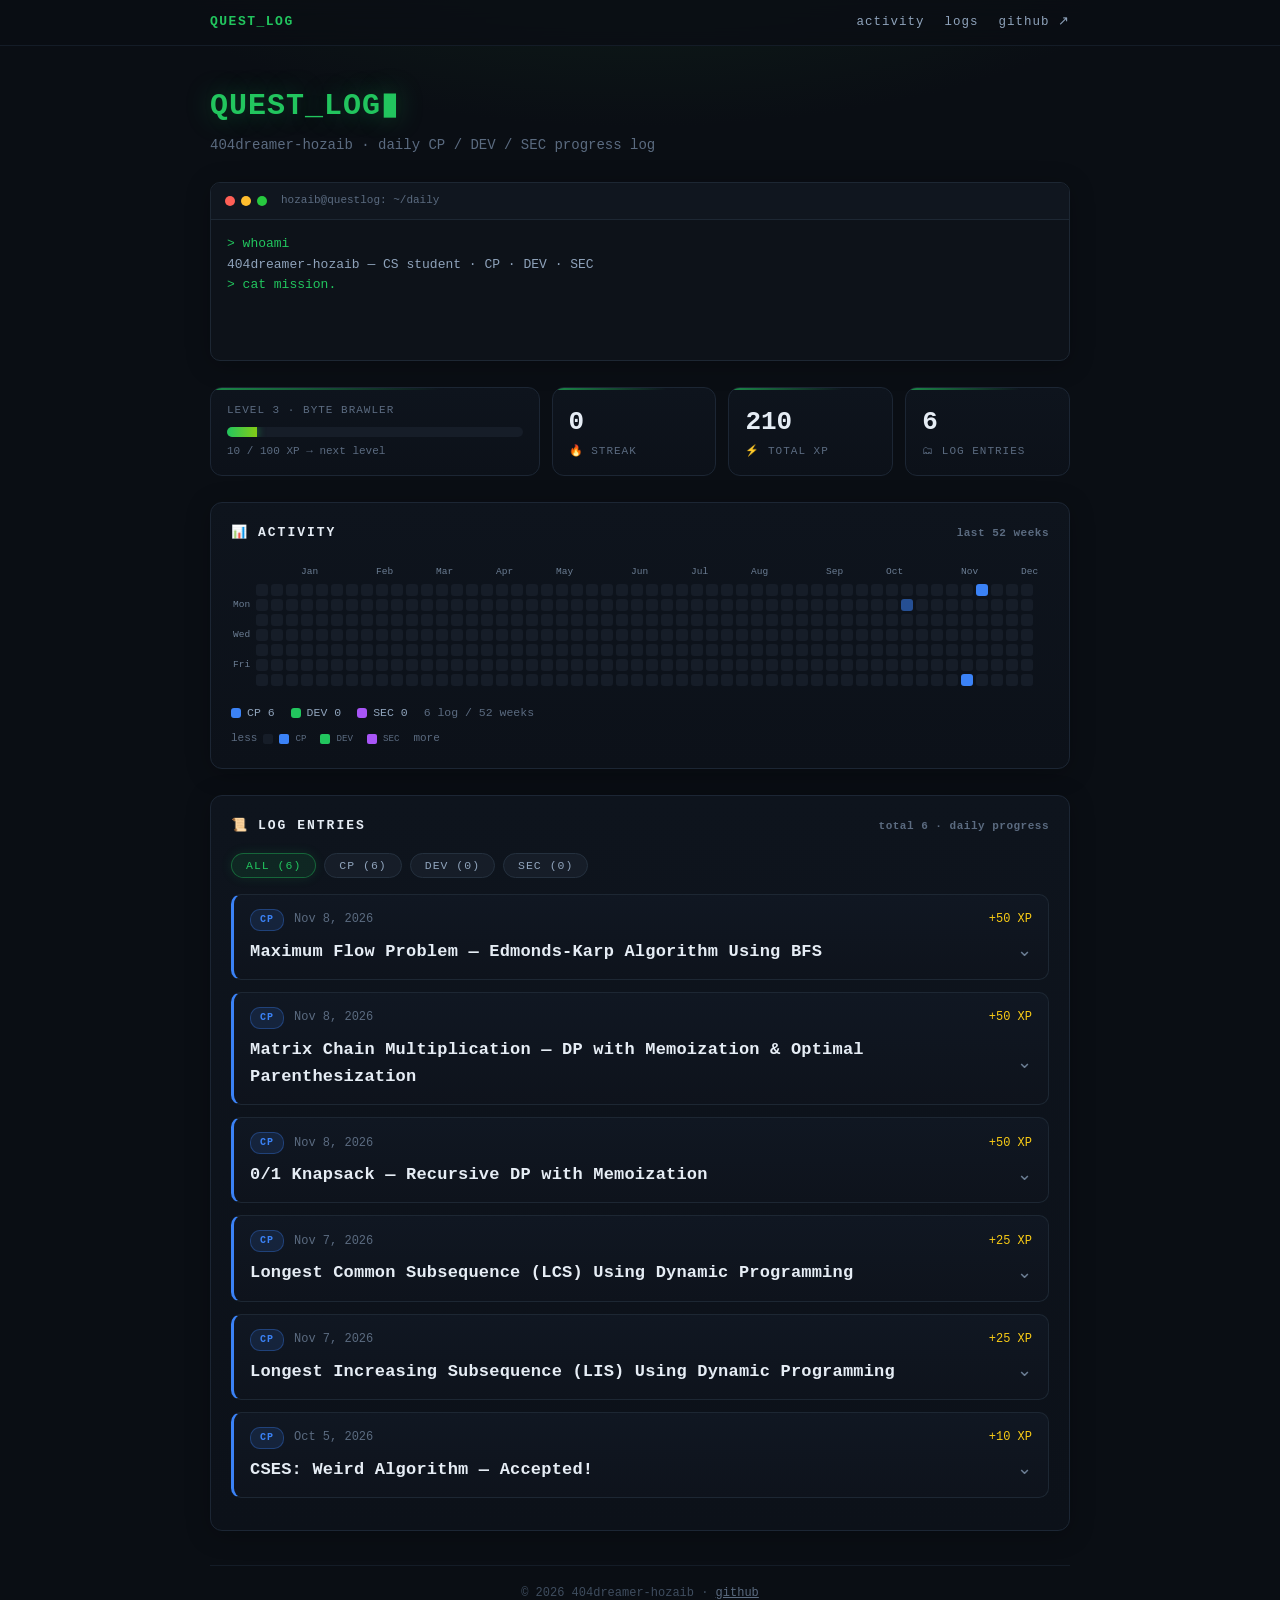
<file: index.html>
<!doctype html>
<html lang="en">
<head>
  <meta charset="utf-8">
  <meta name="viewport" content="width=device-width, initial-scale=1">
  <meta name="description" content="404dreamer-hozaib's daily quest log — CP, Dev & Cybersecurity progress">
  <link rel="icon" href="data:,">
  <title>QUEST_LOG — 404dreamer-hozaib</title>
  <link rel="stylesheet" href="style.css">
</head>
<body>
  <nav class="topnav">
    <div class="nav-inner">
      <span class="nav-brand">QUEST_LOG</span>
      <span class="nav-links">
        <a href="#activity">activity</a>
        <a href="#logs">logs</a>
        <a href="https://github.com/404dreamer-hozaib" target="_blank" rel="noopener">github ↗</a>
      </span>
    </div>
  </nav>
  <div class="wrap">
    <header>
      <h1>QUEST_LOG<span class="cursor">▮</span></h1>
      <p class="sub">404dreamer-hozaib · daily CP / DEV / SEC progress log</p>
    </header>

    <section class="terminal">
      <div class="term-bar">
        <span class="term-dot r"></span>
        <span class="term-dot y"></span>
        <span class="term-dot g"></span>
        <span class="term-title">hozaib@questlog: ~/daily</span>
      </div>
      <div class="term-body" id="terminal"></div>
    </section>

    <section class="stats">
      <div class="stat level">
        <div class="stat-label">LEVEL <span id="lvl">1</span> · <span id="lvlTitle">Newbie</span></div>
        <div class="xpbar"><div id="xpfill"></div></div>
        <div class="stat-sub" id="xpText">0 / 100 XP → next level</div>
      </div>
      <div class="stat">
        <div class="big" id="streak">0</div>
        <div class="stat-label">🔥 streak</div>
      </div>
      <div class="stat">
        <div class="big" id="totalXp">0</div>
        <div class="stat-label">⚡ total XP</div>
      </div>
      <div class="stat">
        <div class="big" id="totalPosts">0</div>
        <div class="stat-label">🗂 log entries</div>
      </div>
    </section>

    <section class="panel" id="activity">
      <h2><span class="hicon">📊</span>Activity<span class="hrange">last 52 weeks</span></h2>
      <div class="heat-scroll"><div id="heatmap"></div></div>
      <div class="heat-stats" id="heatStats"></div>
      <div class="legend">
        less
        <span class="dot" style="background:#161d28"></span>
        <span class="dot cp"></span><small>CP</small>
        <span class="dot dev"></span><small>DEV</small>
        <span class="dot sec"></span><small>SEC</small>
        more
      </div>
    </section>

    <section class="panel" id="logs">
      <h2><span class="hicon">📜</span>Log entries<span class="hrange" id="logRange">daily progress</span></h2>
      <div class="filters" id="filters"></div>
      <div id="posts"></div>
    </section>

    <footer>
      © 2026 404dreamer-hozaib ·
      <a href="https://github.com/404dreamer-hozaib" target="_blank" rel="noopener">github</a>
    </footer>
  </div>
  <script src="app.js"></script>
</body>
</html>
</file>
<file: style.css>
* { box-sizing: border-box; }

body {
  margin: 0;
  background:
    radial-gradient(900px 380px at 50% -120px, #10231b 0%, transparent 65%),
    #0a0e14;
  color: #c9d4e3;
  font-family: ui-monospace, 'Cascadia Code', 'JetBrains Mono', Consolas, Menlo, monospace;
  line-height: 1.6;
}

.wrap { max-width: 900px; margin: 0 auto; padding: 36px 20px 60px; }

/* ---------- header ---------- */

header h1 {
  color: #22c55e; font-size: 30px; margin: 0; letter-spacing: 1px;
  text-shadow: 0 0 26px rgba(34, 197, 94, .35);
}
.cursor { animation: blink 1s steps(1) infinite; }
@keyframes blink { 50% { opacity: 0; } }
.sub { color: #5b6b80; margin: 4px 0 26px; font-size: 14px; }

/* ---------- terminal window ---------- */

.terminal {
  background: #0d1219;
  border: 1px solid #1d2733;
  border-radius: 10px;
  overflow: hidden;
  margin-bottom: 26px;
  box-shadow: 0 4px 24px rgba(0, 0, 0, .25);
}
.term-bar {
  display: flex; align-items: center; gap: 6px;
  padding: 9px 14px;
  background: #10161f;
  border-bottom: 1px solid #1d2733;
}
.term-dot { width: 10px; height: 10px; border-radius: 50%; }
.term-dot.r { background: #ff5f56; }
.term-dot.y { background: #ffbd2e; }
.term-dot.g { background: #27c93f; }
.term-title { margin-left: 8px; font-size: 11px; color: #5b6b80; }
.term-body { padding: 14px 16px; min-height: 140px; font-size: 13px; }

.tline.cmd { color: #22c55e; }
.tline.out { color: #8fa3bb; white-space: pre-wrap; }
.tline.ok { color: #facc15; }
.blink { animation: blink 1s steps(1) infinite; color: #22c55e; }

/* ---------- stat cards ---------- */

.stats {
  display: grid;
  grid-template-columns: 2fr 1fr 1fr 1fr;
  gap: 12px;
  margin-bottom: 26px;
}
@media (max-width: 640px) { .stats { grid-template-columns: 1fr 1fr; } }

.stat {
  position: relative; overflow: hidden;
  background: linear-gradient(180deg, #0e141d 0%, #0c1119 100%);
  border: 1px solid #1c2634; border-radius: 12px;
  padding: 14px 16px;
  transition: border-color .15s;
}
.stat::before {
  content: ''; position: absolute; top: 0; left: 0; right: 0; height: 2px;
  background: linear-gradient(90deg, #22c55eaa, transparent 70%);
}
.stat:hover { border-color: #2c3d51; }
.stat-label { font-size: 11px; color: #5b6b80; letter-spacing: 1px; text-transform: uppercase; }
.big { font-size: 26px; color: #e6edf5; font-weight: 700; }

.xpbar { height: 10px; background: #161d28; border-radius: 5px; overflow: hidden; margin: 8px 0 6px; }
#xpfill { height: 100%; width: 0; background: linear-gradient(90deg, #22c55e, #84cc16); transition: width .8s; box-shadow: 0 0 8px rgba(34, 197, 94, .6); }
.stat-sub { font-size: 11px; color: #5b6b80; }

/* ---------- panels (sections) ---------- */

.panel {
  background: linear-gradient(180deg, #0e141d 0%, #0c1119 100%);
  border: 1px solid #1c2634;
  border-radius: 12px;
  padding: 20px;
  margin-bottom: 26px;
  box-shadow: 0 4px 24px rgba(0, 0, 0, .25);
}
.panel h2 {
  display: flex; align-items: center; gap: 9px;
  font-size: 13px; color: #e6edf5; letter-spacing: 2px;
  margin: 0 0 16px; text-transform: uppercase;
}
.hicon { color: #22c55e; }
.hrange { margin-left: auto; font-size: 11px; color: #5b6b80; letter-spacing: .5px; text-transform: none; }

/* ---------- heatmap ---------- */

.heat-scroll { overflow-x: auto; padding: 4px 2px 10px; }
#heatmap {
  display: grid;
  grid-template-columns: auto max-content;
  gap: 0 4px;
  width: max-content;
}
.heat-corner { grid-column: 1; grid-row: 1; }
.heat-months {
  grid-column: 2; grid-row: 1;
  display: grid; grid-auto-flow: column; grid-template-columns: repeat(52, 12px); gap: 3px;
  font-size: 9.5px; color: #6b7d93; margin-bottom: 5px;
}
.heat-months div { width: 12px; white-space: nowrap; }
.heat-labels {
  grid-column: 1; grid-row: 2;
  display: grid; grid-template-rows: repeat(7, 12px); gap: 3px;
  font-size: 9.5px; color: #6b7d93; margin-right: 2px;
}
.heat-labels div { line-height: 12px; }
.heat-grid {
  grid-column: 2; grid-row: 2;
  display: grid; grid-auto-flow: column; grid-template-rows: repeat(7, 12px); gap: 3px;
}
.cell {
  width: 12px; height: 12px; border-radius: 3px; background: #161d28;
  transition: transform .1s, box-shadow .1s;
}
.cell:hover { transform: scale(1.45); box-shadow: 0 0 7px rgba(255, 255, 255, .18); z-index: 2; }

.heat-stats { display: flex; align-items: center; flex-wrap: wrap; margin-top: 8px; }
.hs { display: inline-flex; align-items: center; gap: 6px; margin-right: 16px; font-size: 11.5px; color: #8fa3bb; }
.hs i { width: 10px; height: 10px; border-radius: 3px; display: inline-block; }
.hs.total { color: #5b6b80; margin-right: 0; }

.legend { font-size: 11px; color: #5b6b80; margin-top: 8px; display: flex; align-items: center; gap: 6px; flex-wrap: wrap; }
.legend small { margin-right: 8px; }
.dot { width: 10px; height: 10px; border-radius: 2px; display: inline-block; }
.dot.cp { background: #3b82f6; }
.dot.dev { background: #22c55e; }
.dot.sec { background: #a855f7; }

/* ---------- filters + log cards ---------- */

.filters { display: flex; gap: 8px; margin-bottom: 16px; flex-wrap: wrap; }
.fbtn {
  background: #161d28; color: #8fa3bb;
  border: 1px solid #24303e; border-radius: 999px;
  padding: 5px 14px; font-family: inherit; font-size: 11.5px;
  letter-spacing: 1px; cursor: pointer;
  transition: border-color .15s, color .15s;
}
.fbtn:hover { border-color: #35485e; color: #c9d4e3; }
.fbtn.active { background: #22c55e1c; color: #22c55e; border-color: #22c55e66; box-shadow: 0 0 12px rgba(34, 197, 94, .12); }

.card {
  border: 1px solid #1d2733; border-left: 3px solid var(--cat, #22c55e);
  border-radius: 10px; padding: 0; margin-bottom: 12px; overflow: hidden;
  background: linear-gradient(180deg, #101722 0%, #0e131c 100%);
  transition: transform .15s, box-shadow .15s;
}
.card:hover { transform: translateY(-2px); box-shadow: 0 8px 20px rgba(0, 0, 0, .35); }
.card-toggle {
  display: block; width: 100%; padding: 14px 16px;
  border: 0; background: transparent; color: inherit;
  font: inherit; text-align: left; cursor: pointer;
}
.card-toggle:focus-visible { outline: 2px solid #22c55e; outline-offset: -3px; }
.card-head { display: flex; align-items: center; gap: 10px; }
.chip { font-size: 10px; padding: 2px 9px; border-radius: 10px; letter-spacing: 1px; font-weight: 700; }
.pdate { font-size: 12px; color: #5b6b80; }
.pxp { margin-left: auto; font-size: 12px; color: #facc15; }
.card-title-row { display: flex; align-items: center; gap: 12px; margin-top: 7px; }
.card-title { flex: 1; font-size: 16px; color: #e6edf5; font-weight: 700; }
.toggle-icon { color: #6b7d93; font-size: 18px; line-height: 1; transition: transform .18s; }
.card.open .toggle-icon { transform: rotate(180deg); }
.card-body { border-top: 1px solid #1d2733; padding: 14px 16px 16px; }
.card-body[hidden] { display: none; }
.card-body p { margin: 0; font-size: 13.5px; color: #9db0c6; white-space: pre-line; }

.empty {
  color: #5b6b80; font-size: 14px;
  border: 1px dashed #24303e; border-radius: 10px;
  padding: 30px 20px; text-align: center;
}
.empty .big-emoji { font-size: 30px; display: block; margin-bottom: 10px; }
.empty a { color: #22c55e; }

/* ---------- footer ---------- */

footer {
  color: #3f4d5f; font-size: 12px; margin-top: 34px; text-align: center;
  border-top: 1px solid #141c27; padding-top: 18px;
}
footer a { color: #5b6b80; }
a { color: #22c55e; }

/* ---------- top navigation ---------- */

html { scroll-behavior: smooth; }
.topnav {
  position: sticky; top: 0; z-index: 20;
  background: rgba(10, 14, 20, .82);
  backdrop-filter: blur(10px);
  border-bottom: 1px solid #141c27;
}
.nav-inner { max-width: 900px; margin: 0 auto; padding: 12px 20px; display: flex; align-items: center; }
.nav-brand { color: #22c55e; font-weight: 700; letter-spacing: 1.5px; font-size: 13px; }
.nav-links { margin-left: auto; display: flex; gap: 20px; }
.nav-links a { color: #8fa3bb; font-size: 12.5px; text-decoration: none; letter-spacing: 1px; transition: color .15s; }
.nav-links a:hover { color: #22c55e; }
section[id] { scroll-margin-top: 64px; }

/* ---------- code block in posts ---------- */

.codewrap { margin-top: 14px; border: 1px solid #1d2733; border-radius: 8px; overflow: hidden; background: #0a0f16; }
.codehead { display: flex; align-items: center; padding: 7px 13px; background: #10161f; border-bottom: 1px solid #1d2733; }
.clang { font-size: 10.5px; color: #6b7d93; letter-spacing: 1.5px; text-transform: uppercase; }
.codeblock { margin: 0; padding: 13px 15px; overflow-x: auto; font-size: 12.5px; line-height: 1.55; color: #cde3f7; }

/* ---------- post card polish ---------- */

.card-title { font-size: 17px; letter-spacing: .2px; }
.card-body p { font-size: 14px; color: #a8b8cc; }

@media (max-width: 520px) {
  .card-toggle { padding: 12px 13px; }
  .card-body { padding: 13px; }
  .card-title-row { align-items: flex-start; }
  .card-title { font-size: 15px; }
}
</file>
